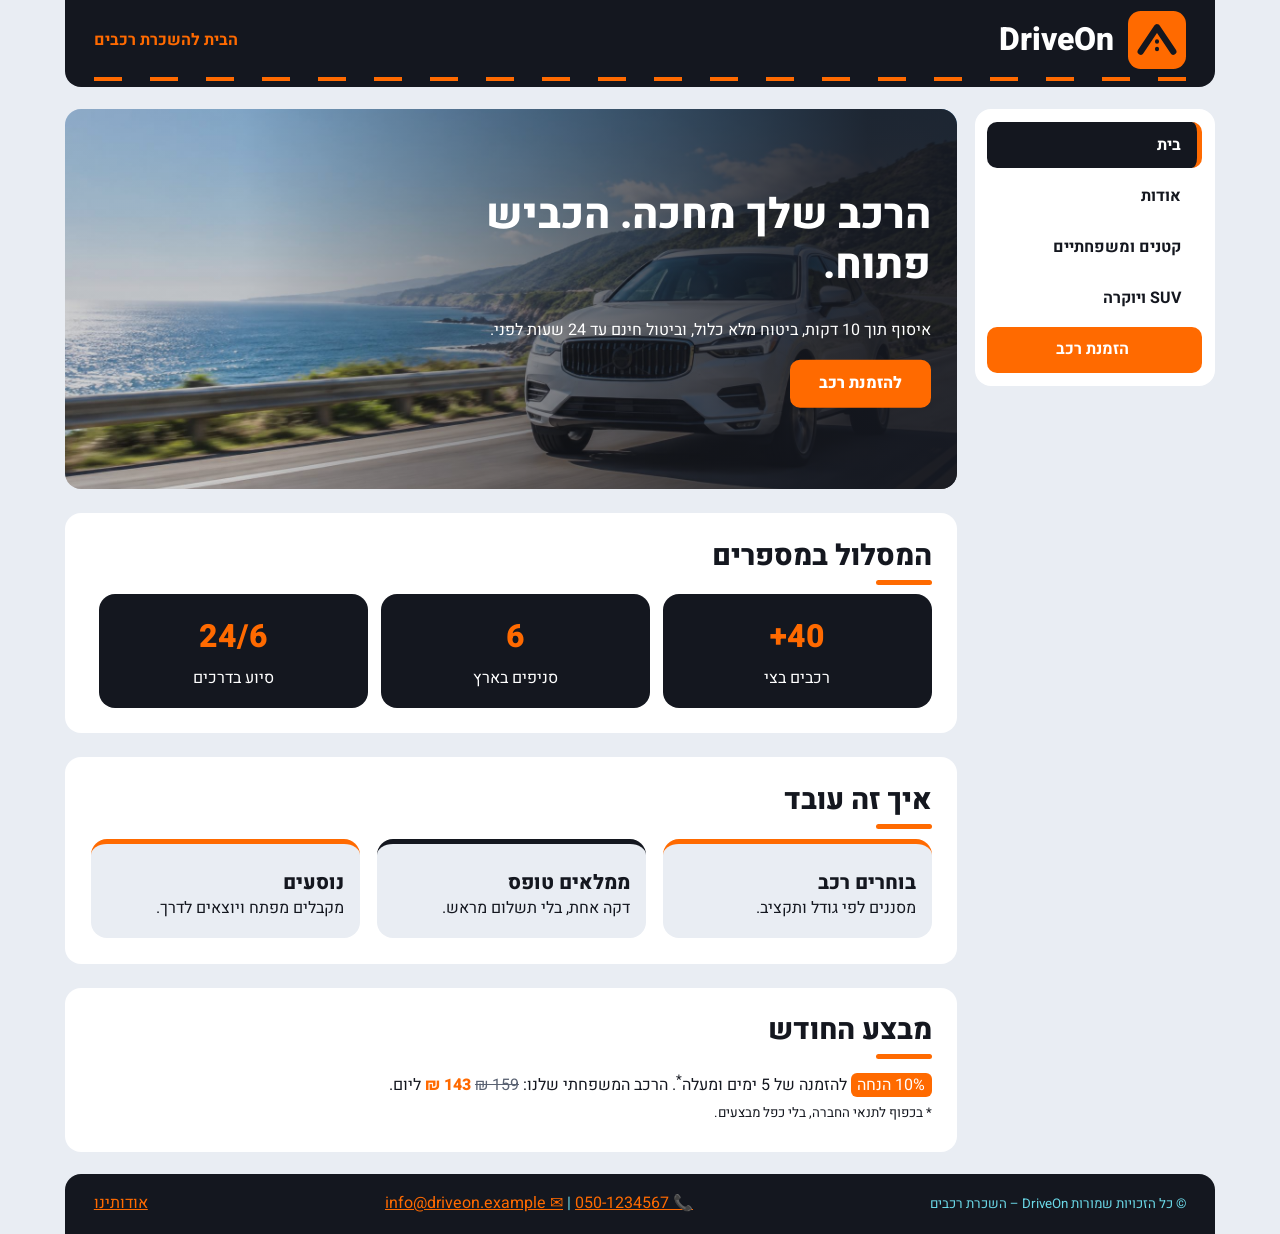
<file: index.html>
<!DOCTYPE html>
<html lang="he" dir="rtl">
<head>
    <meta charset="UTF-8">
    <meta name="viewport" content="width=device-width, initial-scale=1">
    <meta name="description" content="DriveOn - השכרת רכבים בלי הפתעות">
    <title>דף הבית | DriveOn – השכרת רכבים</title>
    <link rel="icon" href="favicon.ico">
    <link rel="preconnect" href="https://fonts.googleapis.com">
    <link rel="stylesheet" href="https://fonts.googleapis.com/css2?family=Heebo:wght@400;700;800&display=swap">
    <link rel="stylesheet" href="css/style.css">
    <link rel="stylesheet" href="css/home.css">
</head>
<body>

    <header>
        <a href="index.html" title="חזרה לדף הבית">
            <img src="assets/images/logo.svg" alt="לוגו">
            <h1>DriveOn</h1>
        </a>
        <p>הבית להשכרת רכבים</p>
    </header>

    <div class="layout">
        <aside>
            <nav aria-label="תפריט ראשי">
                <ul>
                    <li><a href="index.html" aria-current="page">בית</a></li>
                    <li><a href="pages/about.html">אודות</a></li>
                    <li><a href="pages/cars.html">קטנים ומשפחתיים</a></li>
                    <li><a href="pages/premium.html">SUV ויוקרה</a></li>
                    <li><a href="pages/order.html">הזמנת רכב</a></li>
                </ul>
            </nav>
        </aside>

        <main>
            <section class="hero">
                <img src="assets/images/about.jpg" alt="רכב על כביש פתוח">
                <div>
                    <h2>הרכב שלך מחכה. הכביש פתוח.</h2>
                    <p>איסוף תוך 10 דקות, ביטוח מלא כלול, וביטול חינם עד 24 שעות לפני.</p>
                    <a class="btn" href="pages/order.html">להזמנת רכב</a>
                </div>
            </section>

            <section>
                <h2>המסלול במספרים</h2>
                <dl class="stats">
                    <div>
                        <dt>40+</dt>
                        <dd>רכבים בצי</dd>
                    </div>
                    <div>
                        <dt>6</dt>
                        <dd>סניפים בארץ</dd>
                    </div>
                    <div>
                        <dt>24/6</dt>
                        <dd>סיוע בדרכים</dd>
                    </div>
                </dl>
            </section>

            <section>
                <h2>איך זה עובד</h2>
                <ol class="steps">
                    <li>
                        <article>
                            <h3>בוחרים רכב</h3>
                            <p>מסננים לפי גודל ותקציב.</p>
                        </article>
                    </li>
                    <li>
                        <article>
                            <h3>ממלאים טופס</h3>
                            <p>דקה אחת, בלי תשלום מראש.</p>
                        </article>
                    </li>
                    <li>
                        <article>
                            <h3>נוסעים</h3>
                            <p>מקבלים מפתח ויוצאים לדרך.</p>
                        </article>
                    </li>
                </ol>
            </section>

            <section>
                <h2>מבצע החודש</h2>
                <p><mark>10% הנחה</mark> להזמנה של 5 ימים ומעלה<sup>*</sup>. הרכב המשפחתי שלנו: <del>159 ₪</del> <ins>143 ₪</ins> ליום.</p>
                <p><small>* בכפוף לתנאי החברה, בלי כפל מבצעים.</small></p>
            </section>

    
        </main>
    </div>

    <footer>
        <p><small>&copy; כל הזכויות שמורות DriveOn – השכרת רכבים</small></p>
        <address>
            <a href="tel:0501234567">050-1234567</a> | 
            <a href="mailto:info@driveon.example"> info@driveon.example</a>
        </address>
        <a href="pages/about.html">אודותינו</a>
    </footer>

</body>
</html>
</file>
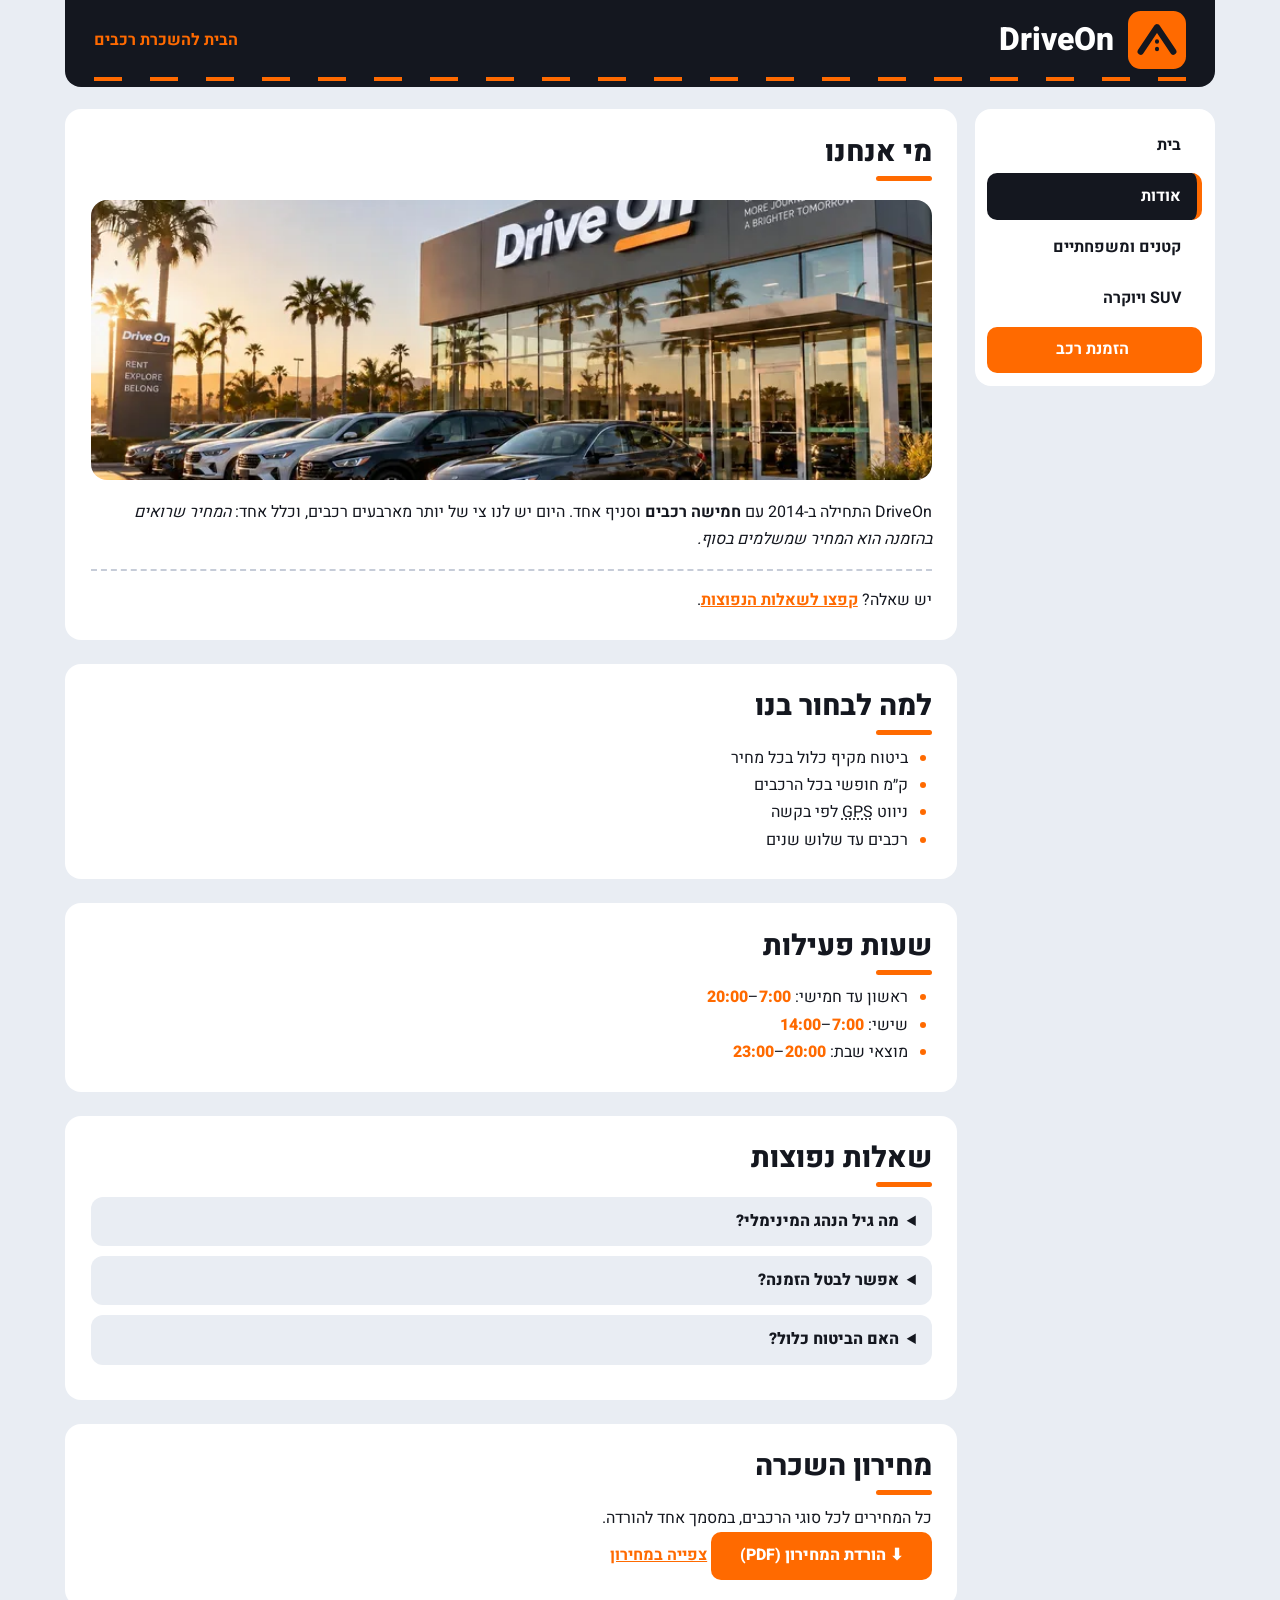
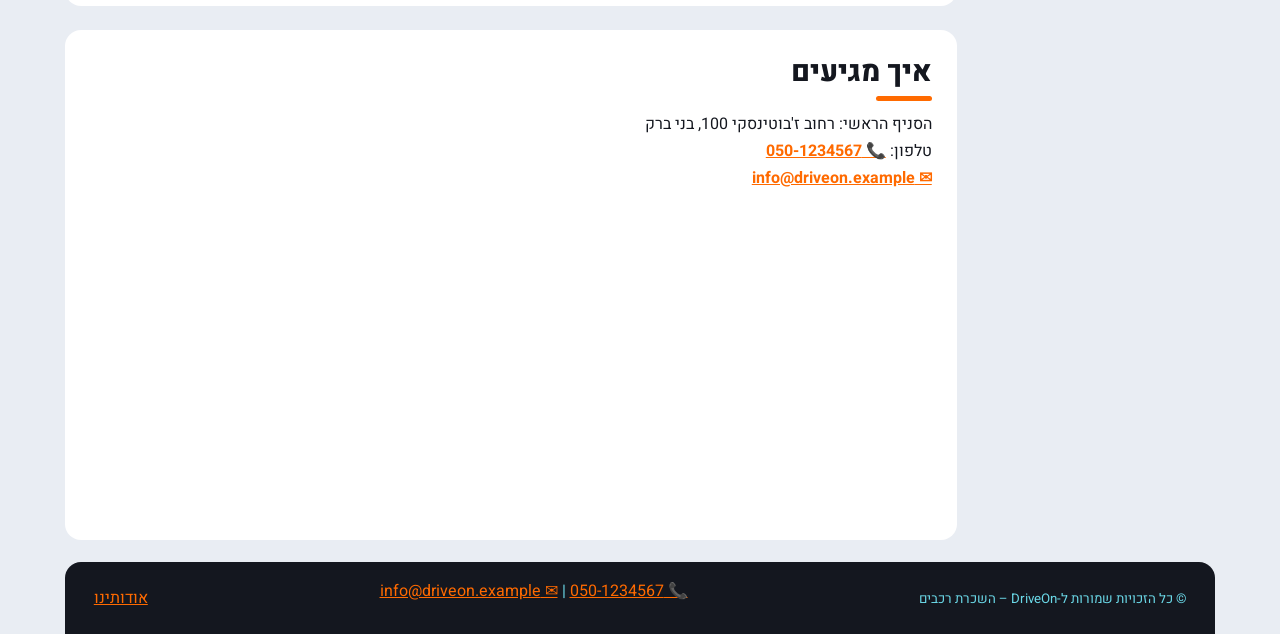
<file: pages/about.html>
<!DOCTYPE html>
<html lang="he" dir="rtl">
<head>
    <meta charset="UTF-8">
    <meta name="viewport" content="width=device-width, initial-scale=1">
    <meta name="description" content="DriveOn - השכרת רכבים בלי הפתעות">
    <title>אודות | DriveOn – השכרת רכבים</title>
    <link rel="icon" href="../favicon.ico">
    <!-- preconnect + קישור לגוגל פונטס: טעינת הגופן Heebo (גופן מתקדם) -->
    <link rel="preconnect" href="https://fonts.googleapis.com">
    <link rel="stylesheet" href="https://fonts.googleapis.com/css2?family=Heebo:wght@400;700;800&display=swap">
    <link rel="stylesheet" href="../css/style.css">
    <link rel="stylesheet" href="../css/about.css">
</head>
<body>

    <header>
        <a href="../index.html" title="חזרה לדף הבית">
            <img src="../assets/images/logo.svg" alt="לוגו">
            <h1>DriveOn</h1>
        </a>
        <p>הבית להשכרת רכבים</p>
    </header>

    <!-- layout: מעטפת שמסדרת את התפריט הצדדי ואת התוכן זה לצד זה בעזרת flex -->
    <div class="layout">
        <aside>
            <!-- aria-label: תיאור התפריט עבור קוראי מסך (נגישות) -->
            <nav aria-label="תפריט ראשי">
                <ul>
                    <li><a href="../index.html">בית</a></li>
                    <li><a href="about.html" aria-current="page">אודות</a></li>
                    <li><a href="cars.html">קטנים ומשפחתיים</a></li>
                    <li><a href="premium.html">SUV ויוקרה</a></li>
                    <li><a href="order.html">הזמנת רכב</a></li>
                </ul>
            </nav>
        </aside>

        <main>
            <article>
                <h2>מי אנחנו</h2>
                <img src="../assets/images/about1.jpg" alt="סניף">
                <p>DriveOn התחילה ב-<time datetime="2014">2014</time> עם <strong>חמישה רכבים</strong> וסניף אחד. היום יש לנו צי של יותר מארבעים רכבים, וכלל אחד: <em>המחיר שרואים בהזמנה הוא המחיר שמשלמים בסוף.</em></p>
                <hr>
                <p>יש שאלה? <a href="#faq">קפצו לשאלות הנפוצות</a>.</p>
            </article>

            <section>
                <h2>למה לבחור בנו</h2>
                <ul>
                    <li>ביטוח מקיף כלול בכל מחיר</li>
                    <li>ק״מ חופשי בכל הרכבים</li>
                    <li>ניווט <abbr title="Global Positioning System">GPS</abbr> לפי בקשה</li>
                    <li>רכבים עד שלוש שנים</li>
                </ul>
            </section>

            <section>
                <h2>שעות פעילות</h2>
                <ul>
                    <li>ראשון עד חמישי: <time datetime="07:00">7:00</time>–<time datetime="20:00">20:00</time></li>
                    <li>שישי: <time datetime="07:00">7:00</time>–<time datetime="14:00">14:00</time></li>
                    <li>מוצאי שבת: <time datetime="20:00">20:00</time>–<time datetime="23:00">23:00</time></li>
                </ul>
            </section>

            <section>
                <h2 id="faq">שאלות נפוצות</h2>
                <!-- details + summary: תיבה נפתחת. summary הוא הכותרת שלוחצים עליה -->
                <details>
                    <summary>מה גיל הנהג המינימלי?</summary>
                    <p>21, עם רישיון בתוקף של שנתיים לפחות.</p>
                </details>
                <details>
                    <summary>אפשר לבטל הזמנה?</summary>
                    <p>כן, בחינם עד 24 שעות לפני האיסוף.</p>
                </details>
                <details>
                    <summary>האם הביטוח כלול?</summary>
                    <p>כן, ביטוח מקיף כלול בכל מחיר שמופיע באתר.</p>
                </details>
            </section>

            <!-- אזור הורדת המחירון -->
            <section>
                <h2>מחירון השכרה</h2>
                <p>כל המחירים לכל סוגי הרכבים, במסמך אחד להורדה.</p>
                <a class="btn" href="../assets/files/pricelist.pdf" download="DriveOn-pricelist.pdf">הורדת המחירון (PDF)</a>
                <a href="../assets/files/pricelist.pdf" target="_blank">צפייה במחירון</a>
            </section>

            <section>
                <h2>איך מגיעים</h2>
                <address>
                    הסניף הראשי: רחוב ז'בוטינסקי 100, בני ברק
                    <br> טלפון: <a href="tel:0501234567">050-1234567</a><br>
                    <a href="mailto:info@driveon.example"> info@driveon.example</a>
                </address>
                <iframe title="מפת הסניף הראשי" src="https://www.google.com/maps?q=Bnei+Brak&amp;output=embed" loading="lazy"></iframe>
            </section>
        </main>
    </div>

    <footer>
        <p><small>&copy; כל הזכויות שמורות ל-DriveOn – השכרת רכבים</small></p>
        <address>
            <a href="tel:0501234567">050-1234567</a> | 
            <a href="mailto:info@driveon.example"> info@driveon.example</a>
        </address>
        <a href="../pages/about.html">אודותינו</a>
    </footer>

</body>
</html>
</file>
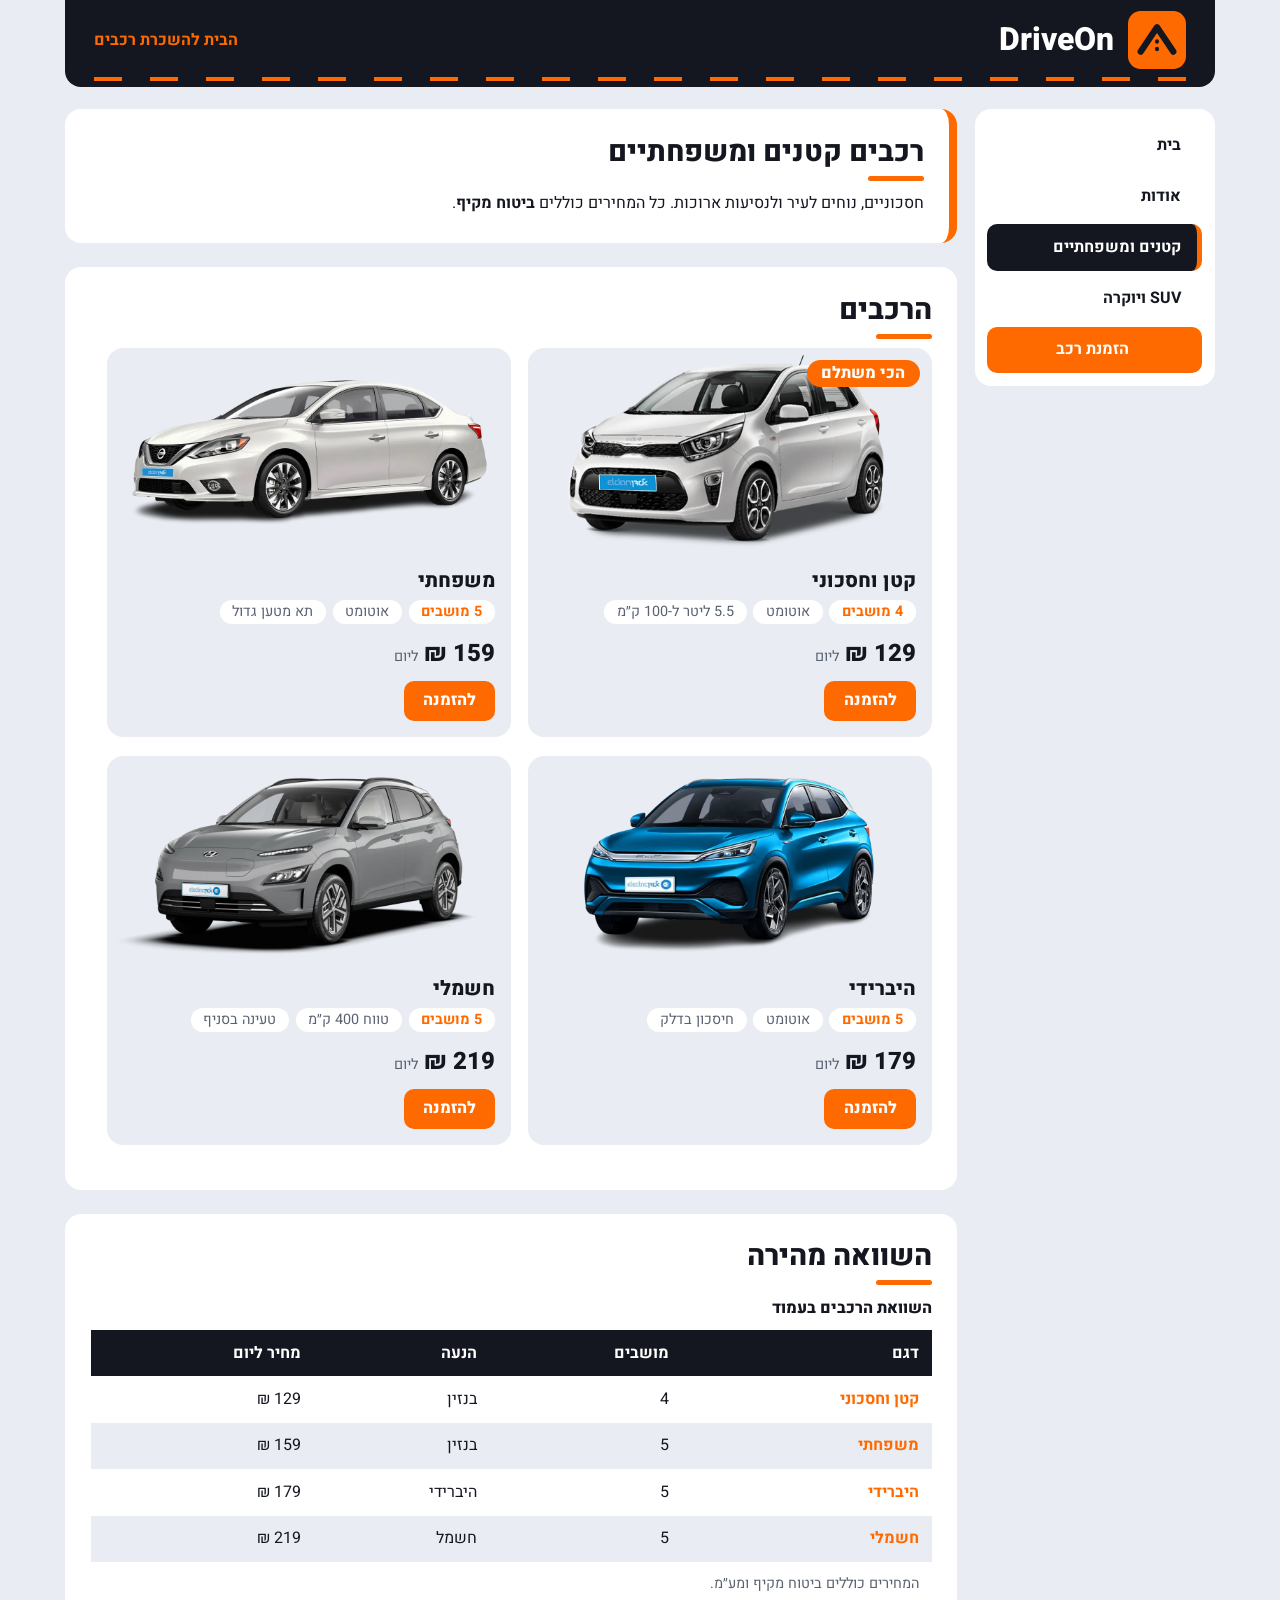
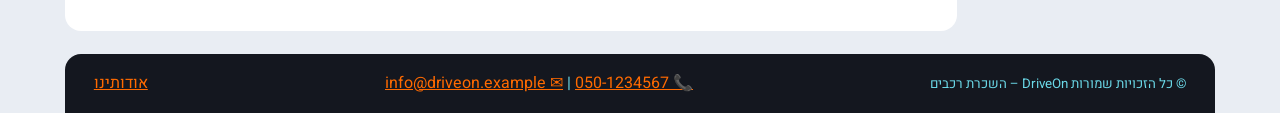
<file: pages/cars.html>
<!DOCTYPE html>
<html lang="he" dir="rtl">
<head>
    <meta charset="UTF-8">
    <meta name="viewport" content="width=device-width, initial-scale=1">
    <meta name="description" content="DriveOn - השכרת רכבים בלי הפתעות">
    <title>קטנים ומשפחתיים | DriveOn – השכרת רכבים</title>
    <link rel="icon" href="../favicon.ico">
    <link rel="preconnect" href="https://fonts.googleapis.com">
    <link rel="stylesheet" href="https://fonts.googleapis.com/css2?family=Heebo:wght@400;700;800&display=swap">
    <link rel="stylesheet" href="../css/style.css">
    <link rel="stylesheet" href="../css/cars.css">
</head>
<body>

    <header>
        <a href="../index.html" title="חזרה לדף הבית">
            <img src="../assets/images/logo.svg" alt="לוגו">
            <h1>DriveOn</h1>
        </a>
        <p>הבית להשכרת רכבים</p>
    </header>

    <div class="layout">
        <aside>
            <nav aria-label="תפריט ראשי">
                <ul>
                    <li><a href="../index.html">בית</a></li>
                    <li><a href="about.html">אודות</a></li>
                    <li><a href="cars.html" aria-current="page">קטנים ומשפחתיים</a></li>
                    <li><a href="premium.html">SUV ויוקרה</a></li>
                    <li><a href="order.html">הזמנת רכב</a></li>
                </ul>
            </nav>
        </aside>

        <main>
            <section class="intro">
                <h2>רכבים קטנים ומשפחתיים</h2>
                <p>חסכוניים, נוחים לעיר ולנסיעות ארוכות. כל המחירים כוללים <strong>ביטוח מקיף</strong>.</p>
            </section>

            <section>
                <h2>הרכבים</h2>
                <div class="cards">
                    <article>
                        <img src="../assets/images/economy.jpg" alt="קטן וחסכוני">
                        <h3>קטן וחסכוני</h3>
                        <ul>
                            <li>4 מושבים</li>
                            <li>אוטומט</li>
                            <li>5.5 ליטר ל-100 ק״מ</li>
                        </ul>
                        <p>129 ₪ <small>ליום</small></p>
                        <a class="btn" href="order.html">להזמנה</a>
                    </article>
                    <article>
                        <img src="../assets/images/family.jpg" alt="משפחתי">
                        <h3>משפחתי</h3>
                        <ul>
                            <li>5 מושבים</li>
                            <li>אוטומט</li>
                            <li>תא מטען גדול</li>
                        </ul>
                        <p>159 ₪ <small>ליום</small></p>
                        <a class="btn" href="order.html">להזמנה</a>
                    </article>
                    <article>
                        <img src="../assets/images/hybrid.jpg" alt="היברידי">
                        <h3>היברידי</h3>
                        <ul>
                            <li>5 מושבים</li>
                            <li>אוטומט</li>
                            <li>חיסכון בדלק</li>
                        </ul>
                        <p>179 ₪ <small>ליום</small></p>
                        <a class="btn" href="order.html">להזמנה</a>
                    </article>
                    <article>
                        <img src="../assets/images/electric.jpg" alt="חשמלי">
                        <h3>חשמלי</h3>
                        <ul>
                            <li>5 מושבים</li>
                            <li>טווח 400 ק״מ</li>
                            <li>טעינה בסניף</li>
                        </ul>
                        <p>219 ₪ <small>ליום</small></p>
                        <a class="btn" href="order.html">להזמנה</a>
                    </article>
                </div>
            </section>

            <section>
                <h2>השוואה מהירה</h2>
                <table>
                    <caption>השוואת הרכבים בעמוד</caption>
                    <thead>
                        <tr>
                            <th scope="col">דגם</th>
                            <th scope="col">מושבים</th>
                            <th scope="col">הנעה</th>
                            <th scope="col">מחיר ליום</th>
                        </tr>
                    </thead>
                    <tbody>
                        <tr>
                            <th scope="row">קטן וחסכוני</th>
                            <td>4</td>
                            <td>בנזין</td>
                            <td>129 ₪</td>
                        </tr>
                        <tr>
                            <th scope="row">משפחתי</th>
                            <td>5</td>
                            <td>בנזין</td>
                            <td>159 ₪</td>
                        </tr>
                        <tr>
                            <th scope="row">היברידי</th>
                            <td>5</td>
                            <td>היברידי</td>
                            <td>179 ₪</td>
                        </tr>
                        <tr>
                            <th scope="row">חשמלי</th>
                            <td>5</td>
                            <td>חשמל</td>
                            <td>219 ₪</td>
                        </tr>
                    </tbody>
                    <tfoot>
                        <tr>
                            <td colspan="4">המחירים כוללים ביטוח מקיף ומע״מ.</td>
                        </tr>
                    </tfoot>
                </table>
            </section>
        </main>
    </div>

    <footer>
        <p><small>&copy; כל הזכויות שמורות DriveOn – השכרת רכבים</small></p>
        <address>
            <a href="tel:0501234567">050-1234567</a> | 
            <a href="mailto:info@driveon.example"> info@driveon.example</a>
        </address>
        <a href="../pages/about.html">אודותינו</a>
    </footer>

</body>
</html>
</file>
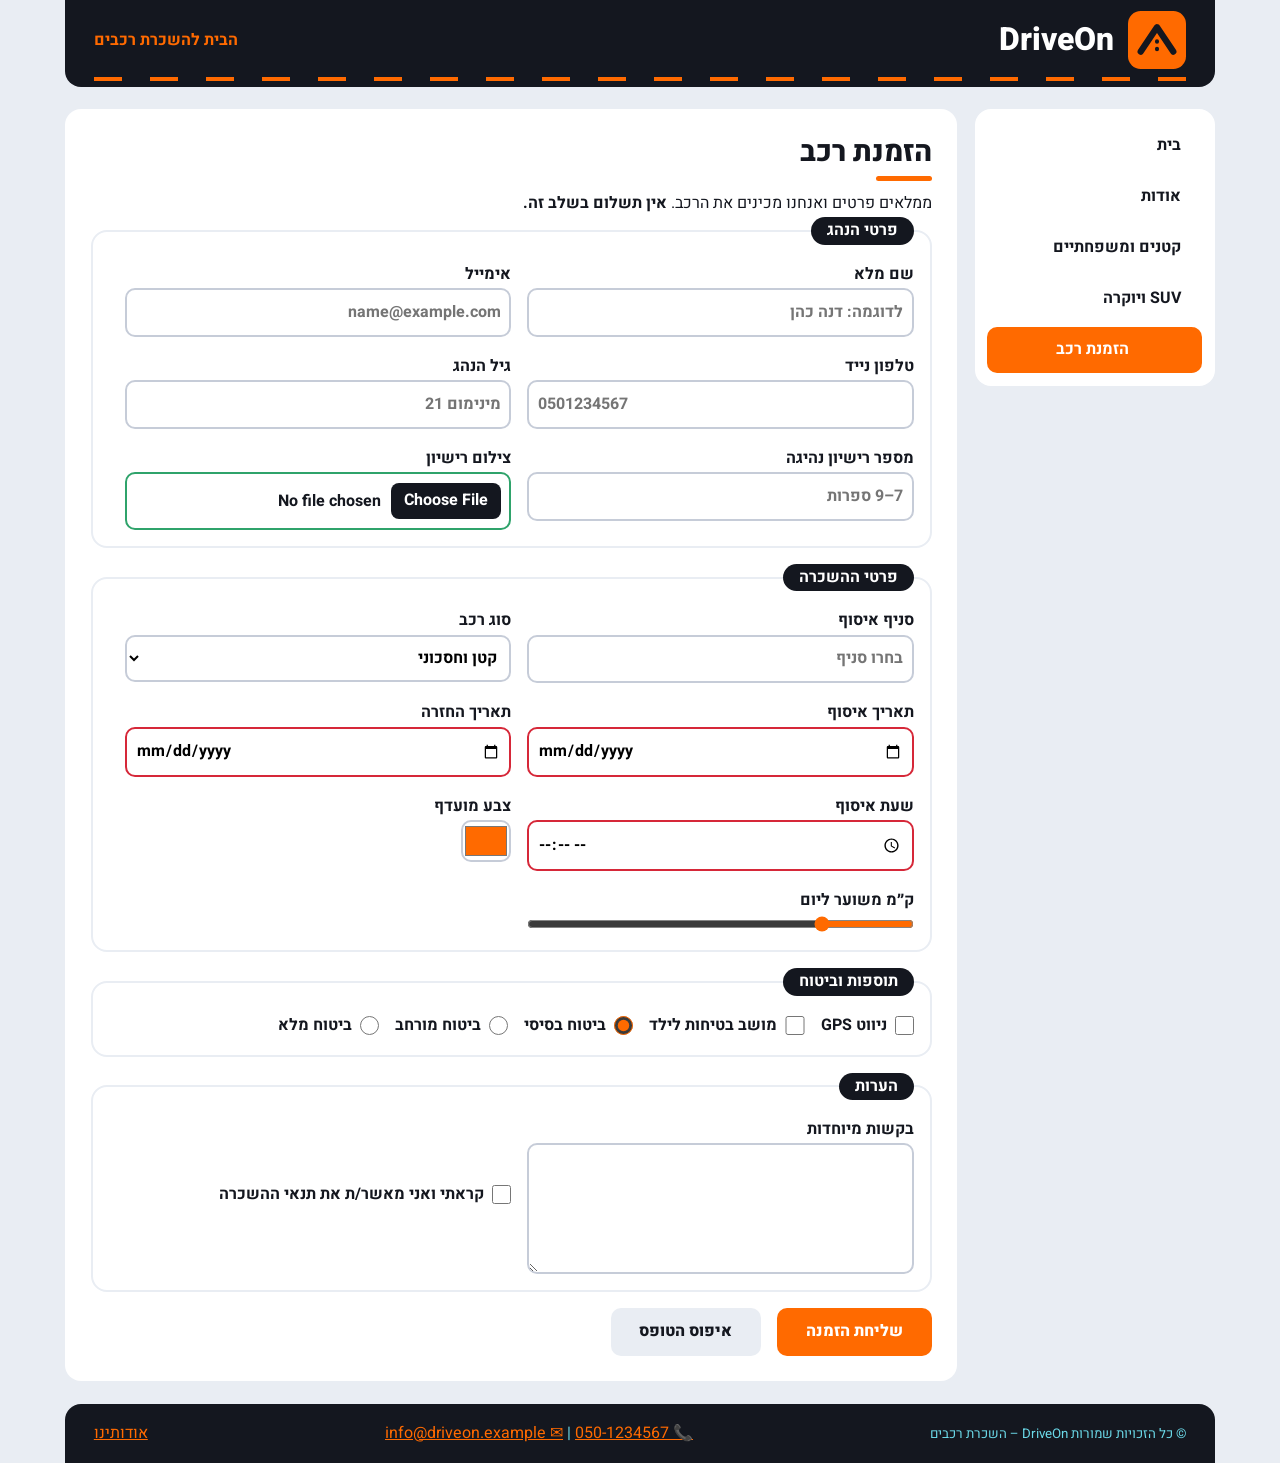
<file: pages/order.html>
<!DOCTYPE html>
<html lang="he" dir="rtl">
<head>
    <meta charset="UTF-8">
    <meta name="viewport" content="width=device-width, initial-scale=1">
    <meta name="description" content="DriveOn - השכרת רכבים בלי הפתעות">
    <title>הזמנת רכב | DriveOn – השכרת רכבים</title>
    <link rel="icon" href="../favicon.ico">
    <link rel="preconnect" href="https://fonts.googleapis.com">
    <link rel="stylesheet" href="https://fonts.googleapis.com/css2?family=Heebo:wght@400;700;800&display=swap">
    <link rel="stylesheet" href="../css/style.css">
    <link rel="stylesheet" href="../css/order.css">
</head>
<body>

    <header>
        <a href="../index.html" title="חזרה לדף הבית">
            <img src="../assets/images/logo.svg" alt="לוגו">
            <h1>DriveOn</h1>
        </a>
        <p>הבית להשכרת רכבים</p>
    </header>

    <div class="layout">
        <aside>
            <nav aria-label="תפריט ראשי">
                <ul>
                    <li><a href="../index.html">בית</a></li>
                    <li><a href="about.html">אודות</a></li>
                    <li><a href="cars.html">קטנים ומשפחתיים</a></li>
                    <li><a href="premium.html">SUV ויוקרה</a></li>
                    <li><a href="order.html" aria-current="page">הזמנת רכב</a></li>
                </ul>
            </nav>
        </aside>

        <main>
            <section>
                <h2>הזמנת רכב</h2>
                <p>ממלאים פרטים ואנחנו מכינים את הרכב. <strong>אין תשלום בשלב זה.</strong></p>
                <form action="thanks.html" method="get">
                    <fieldset>
                        <legend>פרטי הנהג</legend>
                        <label>שם מלא<input type="text" name="name" required minlength="2" placeholder="לדוגמה: דנה כהן"></label>
                        <label>אימייל<input type="email" name="email" required placeholder="name@example.com"></label>
                        <label>טלפון נייד<input type="tel" name="phone" required pattern="05[0-9]{8}" placeholder="0501234567" title="מספר נייד בן 10 ספרות"></label>
                        <label>גיל הנהג<input type="number" name="age" min="21" max="99" required placeholder="מינימום 21"></label>
                        <label>מספר רישיון נהיגה<input type="text" name="license" required pattern="[0-9]{7,9}" placeholder="7–9 ספרות" title="7 עד 9 ספרות"></label>
                        <label>צילום רישיון<input type="file" name="licensefile" accept="image/*,.pdf"></label>
                    </fieldset>

                    <fieldset>
                        <legend>פרטי ההשכרה</legend>
                        <label>סניף איסוף
                            <input list="branches" name="branch" required placeholder="בחרו סניף">
                            <datalist id="branches">
                                <option value="בני ברק"></option>
                                <option value="תל אביב"></option>
                                <option value="נתב״ג"></option>
                                <option value="חיפה"></option>
                                <option value="ירושלים"></option>
                            </datalist>
                        </label>
                        <label>סוג רכב
                            <select name="car">
                                <optgroup label="קטנים ומשפחתיים">
                                    <option>קטן וחסכוני</option>
                                    <option>משפחתי</option>
                                    <option>היברידי</option>
                                    <option>חשמלי</option>
                                </optgroup>
                                <optgroup label="SUV ויוקרה">
                                    <option>SUV</option>
                                    <option>SUV 7 מושבים</option>
                                    <option>סדאן יוקרה</option>
                                    <option>מיניבוס</option>
                                </optgroup>
                            </select>
                        </label>
                        <label>תאריך איסוף<input type="date" name="from" required></label>
                        <label>תאריך החזרה<input type="date" name="to" required></label>
                        <label>שעת איסוף<input type="time" name="time" min="07:00" max="20:00" required></label>
                        <label>צבע מועדף<input type="color" name="color" value="#ff6a00"></label>
                        <label>ק״מ משוער ליום<input type="range" name="km" min="50" max="500" step="50" value="150"></label>
                    </fieldset>

                    <fieldset>
                        <legend>תוספות וביטוח</legend>
                        <label><input type="checkbox" name="gps"> ניווט GPS</label>
                        <label><input type="checkbox" name="seat"> מושב בטיחות לילד</label>
                        <label><input type="radio" name="insurance" value="basic" checked> ביטוח בסיסי</label>
                        <label><input type="radio" name="insurance" value="extended"> ביטוח מורחב</label>
                        <label><input type="radio" name="insurance" value="full"> ביטוח מלא</label>
                    </fieldset>

                    <fieldset>
                        <legend>הערות</legend>
                        <label>בקשות מיוחדות<textarea name="notes" rows="4"></textarea></label>
                        <label><input type="checkbox" name="terms" required> קראתי ואני מאשר/ת את תנאי ההשכרה</label>
                    </fieldset>

                    <div>
                        <button type="submit">שליחת הזמנה</button>
                        <button type="reset">איפוס הטופס</button>
                    </div>
                </form>
            </section>
        </main>
    </div>

    <footer>
        <p><small>&copy; כל הזכויות שמורות DriveOn – השכרת רכבים</small></p>
        <address>
            <a href="tel:0501234567">050-1234567</a> | 
            <a href="mailto:info@driveon.example"> info@driveon.example</a>
        </address>
        <a href="../pages/about.html">אודותינו</a>
    </footer>

</body>
</html>
</file>
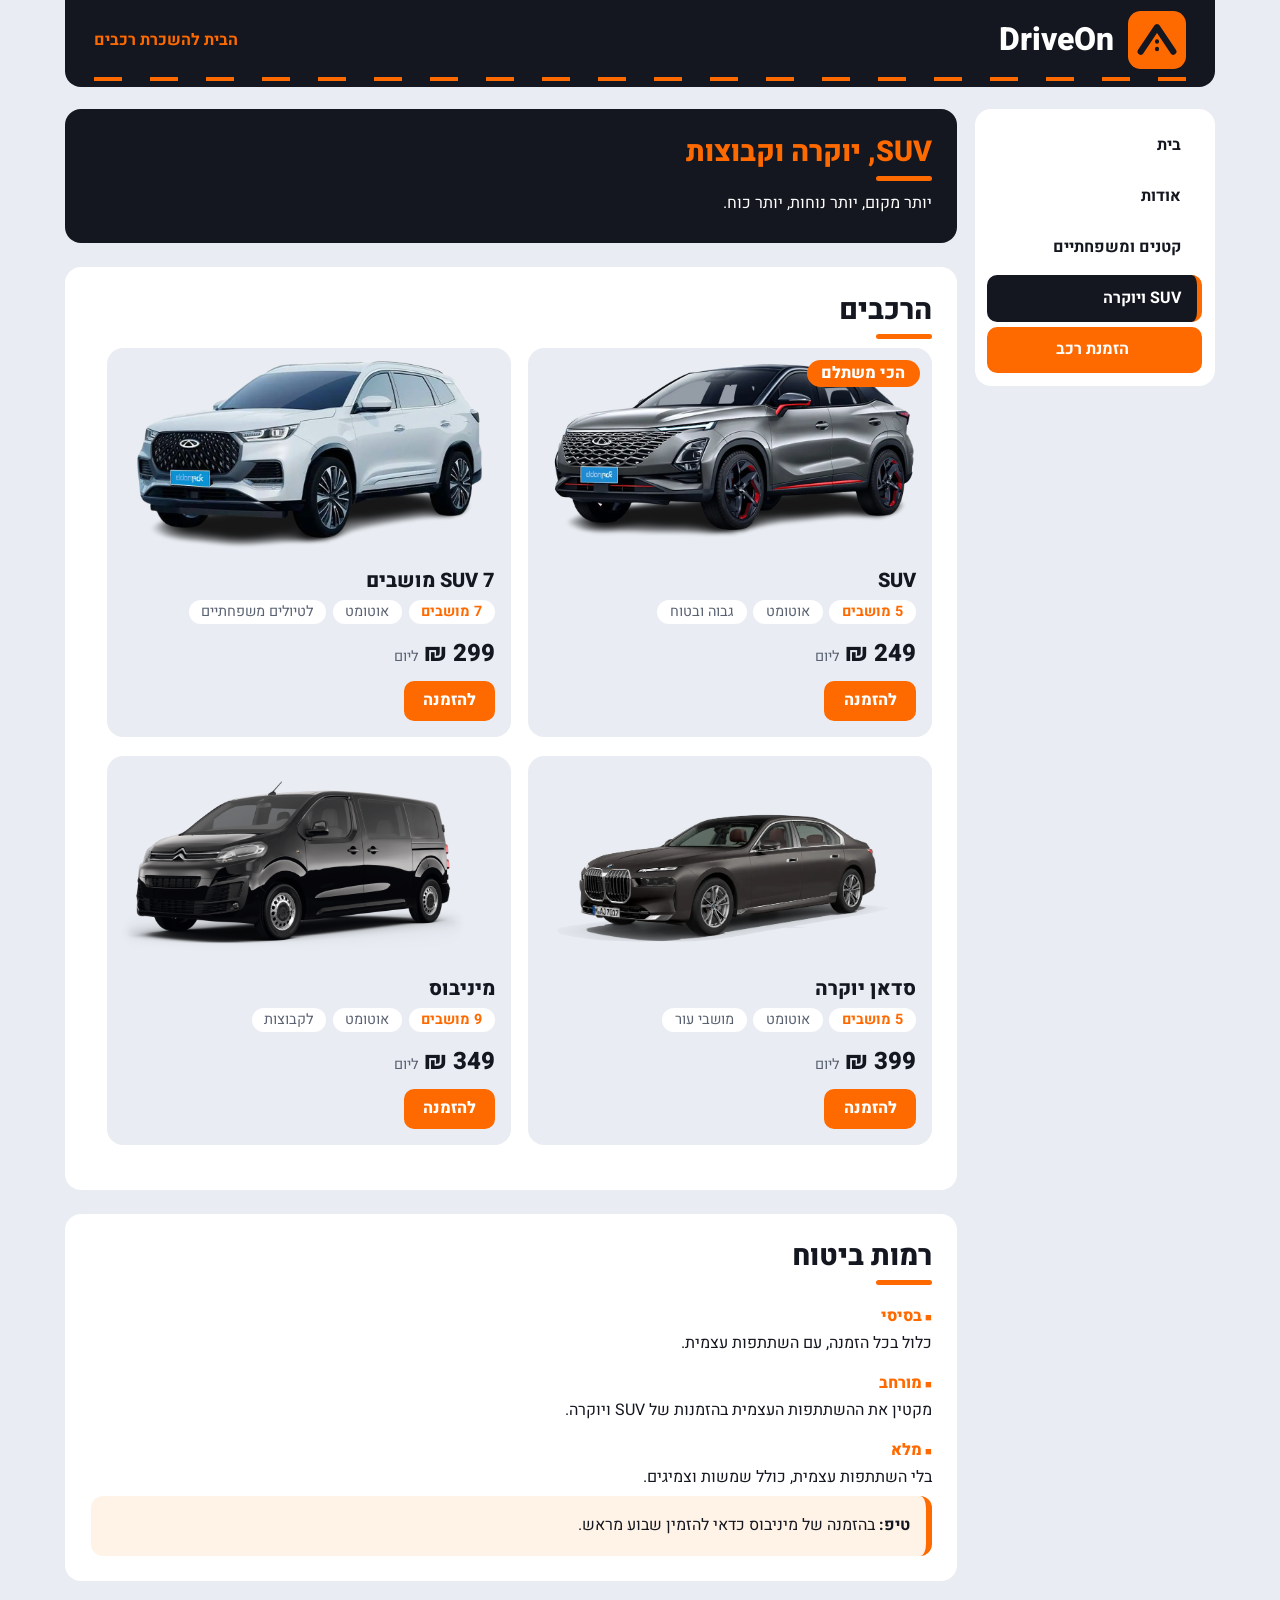
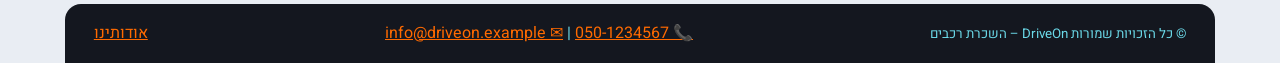
<file: pages/premium.html>
<!DOCTYPE html>
<html lang="he" dir="rtl">
<head>
    <meta charset="UTF-8">
    <meta name="viewport" content="width=device-width, initial-scale=1">
    <meta name="description" content="DriveOn - השכרת רכבים בלי הפתעות">
    <title>SUV ויוקרה | DriveOn – השכרת רכבים</title>
    <link rel="icon" href="../favicon.ico">
    <link rel="preconnect" href="https://fonts.googleapis.com">
    <link rel="stylesheet" href="https://fonts.googleapis.com/css2?family=Heebo:wght@400;700;800&display=swap">
    <link rel="stylesheet" href="../css/style.css">
    <link rel="stylesheet" href="../css/premium.css">
</head>
<body>

    <header>
        <a href="../index.html" title="חזרה לדף הבית">
            <img src="../assets/images/logo.svg" alt="לוגו">
            <h1>DriveOn</h1>
        </a>
        <p>הבית להשכרת רכבים</p>
    </header>

    <div class="layout">
        <aside>
            <nav aria-label="תפריט ראשי">
                <ul>
                    <li><a href="../index.html">בית</a></li>
                    <li><a href="about.html">אודות</a></li>
                    <li><a href="cars.html">קטנים ומשפחתיים</a></li>
                    <li><a href="premium.html" aria-current="page">SUV ויוקרה</a></li>
                    <li><a href="order.html">הזמנת רכב</a></li>
                </ul>
            </nav>
        </aside>

        <main>
            <section class="intro">
                <h2>SUV, יוקרה וקבוצות</h2>
                <p>יותר מקום, יותר נוחות, יותר כוח.</p>
            </section>

            <section>
                <h2>הרכבים</h2>
                <div class="cards">
                    <article>
                        <img src="../assets/images/suv.jpg" alt="SUV">
                        <h3>SUV</h3>
                        <ul>
                            <li>5 מושבים</li>
                            <li>אוטומט</li>
                            <li>גבוה ובטוח</li>
                        </ul>
                        <p>249 ₪ <small>ליום</small></p>
                        <a class="btn" href="order.html">להזמנה</a>
                    </article>
                    <article>
                        <img src="../assets/images/suv7.jpg" alt="SUV 7 מושבים">
                        <h3>SUV 7 מושבים</h3>
                        <ul>
                            <li>7 מושבים</li>
                            <li>אוטומט</li>
                            <li>לטיולים משפחתיים</li>
                        </ul>
                        <p>299 ₪ <small>ליום</small></p>
                        <a class="btn" href="order.html">להזמנה</a>
                    </article>
                    <article>
                        <img src="../assets/images/luxury.jpg" alt="סדאן יוקרה">
                        <h3>סדאן יוקרה</h3>
                        <ul>
                            <li>5 מושבים</li>
                            <li>אוטומט</li>
                            <li>מושבי עור</li>
                        </ul>
                        <p>399 ₪ <small>ליום</small></p>
                        <a class="btn" href="order.html">להזמנה</a>
                    </article>
                    <article>
                        <img src="../assets/images/van.jpg" alt="מיניבוס">
                        <h3>מיניבוס</h3>
                        <ul>
                            <li>9 מושבים</li>
                            <li>אוטומט</li>
                            <li>לקבוצות</li>
                        </ul>
                        <p>349 ₪ <small>ליום</small></p>
                        <a class="btn" href="order.html">להזמנה</a>
                    </article>
                </div>
            </section>

            <section>
                <h2>רמות ביטוח</h2>
                <dl>
                    <dt>בסיסי</dt>
                    <dd>כלול בכל הזמנה, עם השתתפות עצמית.</dd>
                    <dt>מורחב</dt>
                    <dd>מקטין את ההשתתפות העצמית בהזמנות של SUV ויוקרה.</dd>
                    <dt>מלא</dt>
                    <dd>בלי השתתפות עצמית, כולל שמשות וצמיגים.</dd>
                </dl>
                <aside><strong>טיפ:</strong> בהזמנה של מיניבוס כדאי להזמין שבוע מראש.</aside>
            </section>
        </main>
    </div>

    <footer>
        <p><small>&copy; כל הזכויות שמורות DriveOn – השכרת רכבים</small></p>
        <address>
            <a href="tel:0501234567">050-1234567</a> | 
            <a href="mailto:info@driveon.example"> info@driveon.example</a>
        </address>
        <a href="../pages/about.html">אודותינו</a>
    </footer>

</body>
</html>
</file>
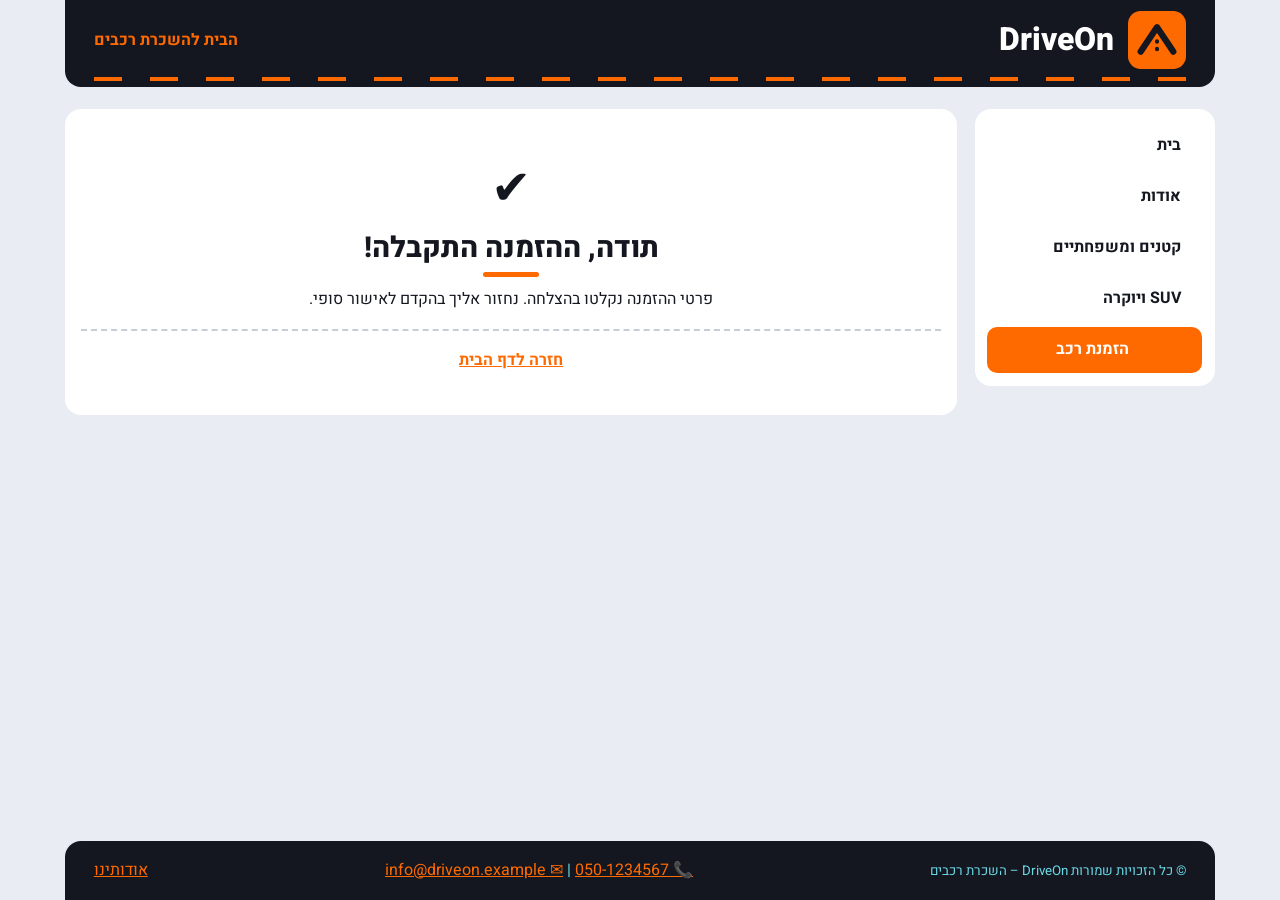
<file: pages/thanks.html>
<!DOCTYPE html>
<html lang="he" dir="rtl">
<head>
    <meta charset="UTF-8">
    <meta name="viewport" content="width=device-width, initial-scale=1">
    <meta name="description" content="DriveOn - השכרת רכבים בלי הפתעות">
    <title>ההזמנה התקבלה | DriveOn – השכרת רכבים</title>
    <link rel="icon" href="../favicon.ico">
    <link rel="preconnect" href="https://fonts.googleapis.com">
    <link rel="stylesheet" href="https://fonts.googleapis.com/css2?family=Heebo:wght@400;700;800&display=swap">
    <link rel="stylesheet" href="../css/style.css">
    <link rel="stylesheet" href="../css/thanks.css">
</head>
<body>

    <header>
        <a href="../index.html" title="חזרה לדף הבית">
            <img src="../assets/images/logo.svg" alt="לוגו">
            <h1>DriveOn</h1>
        </a>
        <p>הבית להשכרת רכבים</p>
    </header>

    <div class="layout">
        <aside>
            <nav aria-label="תפריט ראשי">
                <ul>
                    <li><a href="../index.html">בית</a></li>
                    <li><a href="about.html">אודות</a></li>
                    <li><a href="cars.html">קטנים ומשפחתיים</a></li>
                    <li><a href="premium.html">SUV ויוקרה</a></li>
                    <li><a href="order.html">הזמנת רכב</a></li>
                </ul>
            </nav>
        </aside>

        <main>
            <section class="thanks">
                <p>✔</p>
                <h2>תודה, ההזמנה התקבלה!</h2>
                <p>פרטי ההזמנה נקלטו בהצלחה. נחזור אליך בהקדם לאישור סופי.</p>
                <hr>
                <p><a href="../index.html">חזרה לדף הבית</a></p>
            </section>
        </main>
    </div>

    <footer>
        <p><small>&copy; כל הזכויות שמורות DriveOn – השכרת רכבים</small></p>
        <address>
            <a href="tel:0501234567">050-1234567</a> | 
            <a href="mailto:info@driveon.example"> info@driveon.example</a>
        </address>
        <a href="../pages/about.html">אודותינו</a>
    </footer>

</body>
</html>
</file>
<file: css/style.css>
/* עיצוב משותף לכל הדפים */
/* נושא למידה 1: משתני CSS */
:root {
    --ink: #14171f;
    --orange: #ff6a00;
    --steel: #e9edf3;
    --white: #fff;
    --muted: #5a6272;
    --radius: 16px;
    --head: "Heebo", Arial, sans-serif;
}

* {
    box-sizing: border-box;
    margin: 0;
    padding: 0;
}

body {
    font-family: "Heebo", Arial, sans-serif;
    background: var(--steel);
    color: var(--ink);
    line-height: 1.7;
    min-height: 100vh;
    display: flex;
    flex-direction: column;
    align-items: center;
}

h1, h2, h3 {
    font-family: var(--head);
    font-weight: 800;
    line-height: 1.2;
}

body > header,
body > footer,
.layout {
    width: 96%;
    max-width: 1150px;
}

body > header {
    position: relative;
    display: flex;
    justify-content: space-between;
    align-items: center;
    background: var(--ink);
    color: #fff;
    padding: .7rem 1.8rem 1.1rem;
    border-radius: 0 0 var(--radius) var(--radius);
}

body > header::after {
    content: "";
    position: absolute;
    bottom: 6px;
    right: 1.8rem;
    left: 1.8rem;
    height: 4px;
    background: repeating-linear-gradient(90deg, var(--orange) 0 28px, transparent 28px 56px);
    animation: road 1.2s linear infinite;
}

@keyframes road {
    to {
        background-position: 56px 0;
    }
}

body > header a {
    display: flex;
    align-items: center;
    gap: .9rem;
    text-decoration: none;
    color: inherit;
}

body > header img {
    width: 58px;
    height: 58px;
    transition: transform .5s;
}

body > header a:hover img {
    transform: rotate(-12deg) scale(1.1);
}

body > header p {
    color: var(--orange);
    font-weight: 700;
}

.layout {
    display: flex;
    flex-direction: row;
    gap: 1.5%;
    margin: 1.4rem 0;
    flex: 1;
}

aside {
    width: 21%;
    align-self: flex-start;
    position: sticky;
    top: 1rem;
    background: var(--white);
    border-radius: var(--radius);
    padding: .8rem;
}

aside ul {
    list-style: none;
    display: flex;
    flex-direction: column;
    gap: .3rem;
    padding: 0;
}

aside a {
    display: block;
    padding: .6rem 1rem;
    color: var(--ink);
    text-decoration: none;
    font-weight: 700;
    border-radius: 10px;
    border-right: 5px solid transparent;
    transition: background .25s;
}

aside li:last-child a {
    background: var(--orange);
    color: #fff;
    text-align: center;
}

aside a:hover {
    background: var(--steel);
    border-right-color: var(--orange);
}

aside a[aria-current="page"] {
    background: var(--ink);
    color: #fff;
    border-right-color: var(--orange);
}

main {
    width: 78%;
    display: flex;
    flex-direction: column;
    gap: 1.5rem;
}

main > section {
    background: var(--white);
    border-radius: var(--radius);
    padding: 1.6rem;
}

h2 {
    font-size: 1.8rem;
    margin-bottom: .6rem;
}

h2::after {
    content: "";
    display: block;
    width: 15%;
    max-width: 56px;
    height: 5px;
    background: var(--orange);
    margin-top: .4rem;
    border-radius: 3px;
}

h3 {
    font-size: 1.25rem;
    padding-top: .7rem;
}

main ul,
main ol {
    padding-right: 1.5rem;
}

main li::marker {
    color: var(--orange);
}

main a:not(.btn) {
    color: var(--orange);
    font-weight: 700;
}

a[href^="http"]::after {
    content: " ↗";
}

a[href^="tel:"]::before {
    content: "📞 ";
}

a[href^="mailto:"]::before {
    content: "✉ ";
}

a[download]::before {
    content: "⬇ ";
}

mark {
    background: var(--orange);
    color: #fff;
    padding: 0 .4rem;
    border-radius: 6px;
}

hr {
    border: 0;
    border-top: 2px dashed #c6ccd8;
    margin: 1rem 0;
}

.btn,
button {
    font: inherit;
    display: inline-block;
    padding: .65rem 1.8rem;
    border: 0;
    border-radius: 10px;
    cursor: pointer;
    background: var(--orange);
    color: #fff;
    font-weight: 800;
    text-decoration: none;
    transition: transform .2s, background .2s;
}

.btn:hover,
button:hover {
    transform: translateY(-3px);
    background: #e65f00;
}

/* כרטיסי רכבים - משותף לדף הבית ולדפי הרכבים */
.cards {
    display: flex;
    flex-wrap: wrap;
    gap: 2%;
}

.cards article {
    position: relative;
    width: 48%;
    margin-bottom: 1.2rem;
    border-radius: var(--radius);
    overflow: hidden;
    background: var(--steel);
    display: flex;
    flex-direction: column;
    transition: transform .3s, box-shadow .3s;
}

.cards article:hover {
    transform: translateY(-6px);
    box-shadow: 0 14px 28px #14171f33;
}

.cards article > *:not(img) {
    padding-right: 1rem;
    padding-left: 1rem;
}

.cards img {
    width: 100%;
    height: 210px;
    object-fit: cover;
    filter: saturate(1.1);
    transition: transform .5s, filter .5s;
}

.cards article:hover img {
    transform: scale(1.08);
    filter: saturate(1.4) contrast(1.05);
}

.cards ul {
    list-style: none;
    display: flex;
    flex-wrap: wrap;
    gap: .4rem;
    padding-top: .4rem;
}

.cards li {
    background: var(--white);
    border-radius: 999px;
    padding: 0 .8rem;
    font-size: .9rem;
    color: var(--muted);
}

.cards li:first-child {
    color: var(--orange);
    font-weight: 700;
}

.cards p {
    font-size: 1.5rem;
    font-weight: 800;
    padding-top: .6rem;
    padding-bottom: .4rem;
}

.cards small {
    font-size: .9rem;
    font-weight: 400;
    color: var(--muted);
}

.cards .btn {
    margin: 0 1rem 1rem;
    align-self: flex-start;
    padding: .4rem 1.2rem;
}

.cards article:first-child::before {
    content: "הכי משתלם";
    position: absolute;
    margin: 12px;
    background: var(--orange);
    color: #fff;
    border-radius: 999px;
    padding: 0 .9rem;
    font-weight: 800;
    z-index: 1;
}

body > footer {
    background: var(--ink);
    color: #6bd9e8;
    padding: 1rem 1.8rem;
    border-radius: var(--radius) var(--radius) 0 0;
    display: flex;
    justify-content: space-between;
    align-items: center;
    flex-wrap: wrap;
    gap: .6rem;
}

body > footer a {
    color: var(--orange);
}

body > footer address {
    font-style: normal;
}

@media (max-width: 800px) {
    .layout {
        flex-direction: column;
    }
    aside,
    main {
        width: 100%;
    }
    aside {
        position: static;
    }
    aside ul {
        flex-direction: row;
        flex-wrap: wrap;
    }
    .cards article {
        width: 100%;
    }
    body > header {
        flex-direction: column;
        gap: .4rem;
    }
    body > footer {
        flex-direction: column;
        text-align: center;
    }
}

@media (prefers-reduced-motion: reduce) {
    * {
        animation: none !important;
        transition: none !important;
    }
}
</file>
<file: css/home.css>
/* עיצוב ייחודי לדף הבית */
.hero {
    position: relative;
    height: 380px;
    /* overflow: hidden = מסתיר תוכן שחורג מהגבולות */
    overflow: hidden;
    padding: 0 !important;
}

.hero img {
    width: 100%;
    height: 100%;
    object-fit: cover;
}

/* ::after = פסאודו-אלמנט: יוצר אלמנט "וירטואלי" בלי לכתוב אותו ב-HTML (כאן שכבת הצללה מעל התמונה) */
.hero::after {
    /* content: הטקסט/צורה ש-::before או ::after מוסיפים. "" = צורה ריקה לעיצוב */
    content: "";
    /* absolute: ממקם את האלמנט ביחס להורה הקרוב שיש לו position: relative */
    position: absolute;
    /* inset: קיצור של top/right/bottom/left. inset:0 = ממלא את כל ההורה */
    inset: 0;
    background: linear-gradient(to left, #14171fe6 10%, #14171f33 80%);
}

.hero div {
    /* position: relative = עוגן לילדים; absolute = מיקום מדויק בתוך העוגן */
    position: absolute;
    /* z-index: מי מעל מי בשכבות. מספר גבוה = למעלה */
    z-index: 1;
    top: 50%;
    right: 3%;
    /* transform: הזזה / הגדלה / סיבוב של אלמנט בלי להשפיע על שאר הדף */
    transform: translateY(-50%);
    width: 55%;
    /* flex: מסדר את הילדים בשורה/עמודה וגמיש לגודל המסך */
    display: flex;
    /* flex-direction: כיוון הסידור: row=שורה, column=עמודה (פריטים אחד מתחת לשני) */
    flex-direction: column;
    align-items: flex-start;
    gap: 1rem;
    color: #fff;
    animation: rise .9s ease-out;
}

@keyframes rise {
    from {
        opacity: 0;
        transform: translateY(-30%);
    }
    to {
        opacity: 1;
        transform: translateY(-50%);
    }
}

.hero h2 {
    font-size: 2.6rem;
}

.hero h2::after {
    display: none;
}

.stats {
    display: flex;
    gap: 1.5%;
}

.stats div {
    width: 32%;
    background: var(--ink);
    color: #fff;
    border-radius: var(--radius);
    padding: 1rem;
    text-align: center;
}

.stats dt {
    font-size: 2rem;
    font-weight: 800;
    color: var(--orange);
}

.steps {
    display: flex;
    /* gap: רווח קבוע בין פריטי flex/grid. דוגמה: gap:20px */
    gap: 2%;
    list-style: none;
    padding: 0 !important;
}

.steps li {
    width: 32%;
    background: var(--steel);
    /* border-radius: פינות מעוגלות. 50% = עיגול */
    border-radius: var(--radius);
    padding: 1rem;
    border-top: 5px solid var(--orange);
}

/* nth-child(2) = בוחר רק את הפריט השני ברשימה */
.steps li:nth-child(2) {
    border-top-color: var(--ink);
}

blockquote {
    border-right: 6px solid var(--orange);
    background: var(--steel);
    padding: 1rem 1.2rem;
    border-radius: 0 var(--radius) var(--radius) 0;
}

blockquote cite {
    display: block;
    color: var(--muted);
    margin-top: .4rem;
}

del {
    color: var(--muted);
}

ins {
    text-decoration: none;
    font-weight: 800;
    color: var(--orange);
}

/* media query: העיצוב שבתוך הבלוק פועל רק כשהמסך צר מהרוחב שנקבע (טלפון / טאבלט) */
@media (max-width: 800px) {
    .hero div {
        width: 90%;
        right: 5%;
    }
    .hero h2 {
        font-size: 1.7rem;
    }
    .stats,
    .steps {
        flex-wrap: wrap;
    }
    .stats div,
    .steps li {
        width: 100%;
        margin-bottom: .6rem;
    }
 
}
</file>
<file: css/about.css>
/* עיצוב ייחודי לדף אודות */
main > article {
    background: var(--white);
    /* border-radius: פינות מעוגלות. 50% = עיגול */
    border-radius: var(--radius);
    padding: 1.6rem;
}

main > article > img {
    width: 100%;
    height: 280px;
    /* object-fit: cover - התמונה ממלאת את המסגרת בלי להתעוות (נחתכת בשוליים) */
    object-fit: cover;
    /* border-radius: פינות מעוגלות. 50% = עיגול */
    border-radius: var(--radius);
    margin: .6rem 0;
}

abbr {
    text-decoration: underline dotted;
    /* cursor: pointer = הסמן הופך ליד, מראה שאפשר ללחוץ */
    cursor: help;
}

details {
    background: var(--steel);
    /* border-radius: פינות מעוגלות. 50% = עיגול */
    border-radius: 12px;
    padding: .7rem 1rem;
    margin-bottom: .6rem;
}

details[open] {
    border-right: 5px solid var(--orange);
}

summary {
    /* cursor: pointer = הסמן הופך ליד, מראה שאפשר ללחוץ */
    cursor: pointer;
    font-weight: 800;
}

details p {
    padding-top: .5rem;
}

section li time {
    font-weight: 800;
    color: var(--orange);
}

audio {
    width: 100%;
    margin: .5rem 0;
}

iframe {
    width: 100%;
    height: 300px;
    border: 0;
    border-radius: var(--radius);
}

address {
    font-style: normal;
    margin-bottom: .8rem;
}

/* media query: העיצוב שבתוך הבלוק פועל רק כשהמסך צר מהרוחב שנקבע (טלפון / טאבלט) */
@media (max-width: 800px) {
    main > article > img {
        height: 180px;
    }
    iframe {
        height: 220px;
    }
}
</file>
<file: css/cars.css>
/* עיצוב ייחודי לדף רכבים קטנים ומשפחתיים */
.intro {
    border-right: 8px solid var(--orange);
}

table {
    width: 100%;
    /* border-collapse: collapse = מאחד קווים כפולים בטבלה לקו אחד */
    border-collapse: collapse;
    margin-top: .6rem;
    /* overflow: hidden = מסתיר תוכן שחורג מהגבולות */
    overflow: hidden;
    border-radius: 12px;
}

caption {
    font-weight: 800;
    text-align: right;
    padding-bottom: .5rem;
}

th,
td {
    padding: .6rem .8rem;
    text-align: right;
}

thead th {
    background: var(--ink);
    color: #fff;
}

/* nth-child(even) = סלקטור מתקדם: בוחר כל שורה זוגית בטבלה (פסים לסירוגין) */
tbody tr:nth-child(even) {
    background: var(--steel);
}

tbody tr:hover {
    background: #ffe3cf;
}

tbody th {
    color: var(--orange);
}

tfoot td {
    font-size: .9rem;
    color: var(--muted);
}

/* media query: העיצוב שבתוך הבלוק פועל רק כשהמסך צר מהרוחב שנקבע (טלפון / טאבלט) */
@media (max-width: 800px) {
    table {
        display: block;
        /* overflow-x: auto = פס גלילה לרוחב כשהתוכן רחב מדי (טבלה בטלפון) */
        overflow-x: auto;
    }
}
</file>
<file: css/order.css>
/* עיצוב ייחודי לדף ההזמנה */
form {
    /* flex: מסדר את הילדים בשורה/עמודה וגמיש לגודל המסך */
    display: flex;
    /* flex-direction: כיוון הסידור: row=שורה, column=עמודה (פריטים אחד מתחת לשני) */
    flex-direction: column;
    /* gap: רווח קבוע בין פריטי flex/grid. דוגמה: gap:20px */
    gap: 1rem;
}

fieldset {
    border: 2px solid var(--steel);
    /* border-radius: פינות מעוגלות */
    border-radius: var(--radius);
    padding: 1rem;
    display: flex;
    /* flex-wrap: wrap = פריטים שלא נכנסים יורדים לשורה חדשה, כמו כרטיסי הרכבים */
    flex-wrap: wrap;
    /* gap: רווח קבוע בין פריטי flex/grid. דוגמה: gap:20px */
    gap: 1rem;
}

legend {
    background: var(--ink);
    color: #fff;
    padding: 0 1rem;
    /* border-radius: פינות מעוגלות. 50% = עיגול */
    border-radius: 999px;
    font-weight: 700;
}

label {
    display: flex;
    /* flex-direction: כיוון הסידור: row=שורה, column=עמודה (פריטים אחד מתחת לשני) */
    flex-direction: column;
    width: 48%;
    font-weight: 700;
}

label:has(input[type="checkbox"]),
label:has(input[type="radio"]) {
    /* flex-direction: כיוון הסידור: row=שורה, column=עמודה (פריטים אחד מתחת לשני) */
    flex-direction: row;
    align-items: center;
    /* gap: רווח קבוע בין פריטי flex/grid. דוגמה: gap:20px */
    gap: .5rem;
    width: auto;
}

input,
select,
textarea {
    font: inherit;
    padding: .55rem;
    border: 2px solid #c6ccd8;
    border-radius: 10px;
    background: var(--white);
}

input[type="color"] {
    padding: 0;
    height: 2.6rem;
}

input[type="checkbox"],
input[type="radio"] {
    width: 1.2rem;
    height: 1.2rem;
    /* accent-color: צבע של תיבות סימון וכפתורי רדיו בטופס */
    accent-color: var(--orange);
}

input[type="range"] {
    /* accent-color: צבע של תיבות סימון וכפתורי רדיו בטופס */
    accent-color: var(--orange);
    padding: 0;
}

input[type="file"]::file-selector-button {
    font: inherit;
    background: var(--ink);
    color: #fff;
    border: 0;
    /* border-radius: פינות מעוגלות. 50% = עיגול */
    border-radius: 8px;
    padding: .3rem .8rem;
    margin-left: .6rem;
}

input:focus,
select:focus,
textarea:focus {
    /* outline: קו מסביב לשדה בזמן שלוחצים עליו (פוקוס) */
    outline: 3px solid var(--orange);
    border-color: transparent;
}

input:valid:not([type="checkbox"]):not([type="radio"]):not([type="range"]):not([type="color"]) {
    border-color: #2fa36b;
}

input:invalid:not(:placeholder-shown) {
    border-color: #d62839;
}

form div {
    display: flex;
    /* gap: רווח קבוע בין פריטי flex/grid. דוגמה: gap:20px */
    gap: 1rem;
}

button[type="reset"] {
    background: var(--steel);
    color: var(--ink);
}

/* media query: העיצוב שבתוך הבלוק פועל רק כשהמסך צר מהרוחב שנקבע (טלפון / טאבלט) */
@media (max-width: 800px) {
    label {
        width: 100%;
    }
    form div {
        /* flex-direction: כיוון הסידור: row=שורה, column=עמודה (פריטים אחד מתחת לשני) */
        flex-direction: column;
    }
}
</file>
<file: css/premium.css>
/* עיצוב ייחודי לדף SUV ויוקרה */
.intro {
    background: var(--ink) !important;
    color: #fff;
}

.intro h2 {
    color: var(--orange);
}

main aside {
    background: #fff3e8;
    border-right: 6px solid var(--orange);
    padding: 1rem;
    /* border-radius: פינות מעוגלות. 50% = עיגול */
    border-radius: 12px;
    /* position: relative = עוגן לילדים; absolute = מיקום מדויק בתוך העוגן */
    position: static;
    width: 100%;
}

dl {
    /* flex: מסדר את הילדים בשורה/עמודה וגמיש לגודל המסך */
    display: flex;
    /* flex-wrap: wrap = פריטים שלא נכנסים יורדים לשורה חדשה, כמו כרטיסי הרכבים */
    flex-wrap: wrap;
    /* gap: רווח קבוע בין פריטי flex/grid. דוגמה: gap:20px */
    gap: 1%;
}

dt {
    width: 100%;
    font-weight: 800;
    color: var(--orange);
    padding-top: .5rem;
}

dd {
    width: 100%;
    margin: 0 0 .3rem;
}

dt::before {
    /* content: הטקסט/צורה ש-::before או ::after מוסיפים. "" = צורה ריקה לעיצוב */
    content: "■ ";
    font-size: .7em;
}

/* media query: העיצוב שבתוך הבלוק פועל רק כשהמסך צר מהרוחב שנקבע (טלפון / טאבלט) */
@media (max-width: 800px) {
    main aside {
        padding: .6rem;
    }
}
</file>
<file: css/thanks.css>
/* עיצוב ייחודי לדף האישור */
.thanks {
    text-align: center;
    padding: 2.5rem 1rem !important;
}

.thanks p:first-of-type {
    font-size: 3rem;
    /* animation: מפעיל @keyframes: שם, משך, חזרות. דוגמה: animation: fade 1s infinite */
    animation: pop .8s cubic-bezier(.3, 1.6, .5, 1);
}

/* keyframes: הגדרת שלבי האנימציה - from = התחלה, to = סוף */
@keyframes pop {
    from {
        /* transform: הזזה / הגדלה / סיבוב של אלמנט בלי להשפיע על שאר הדף */
        transform: scale(0);
    }
    to {
        /* transform: שינוי צורה בלי להזיז אלמנטים אחרים. scale(1.05)=הגדלה, rotate(5deg)=סיבוב */
        transform: scale(1);
    }
}

.thanks h2::after {
    margin-right: auto;
    margin-left: auto;
}

@media (max-width: 800px) {
    .thanks p:first-of-type {
        font-size: 2rem;
    }
}
</file>
